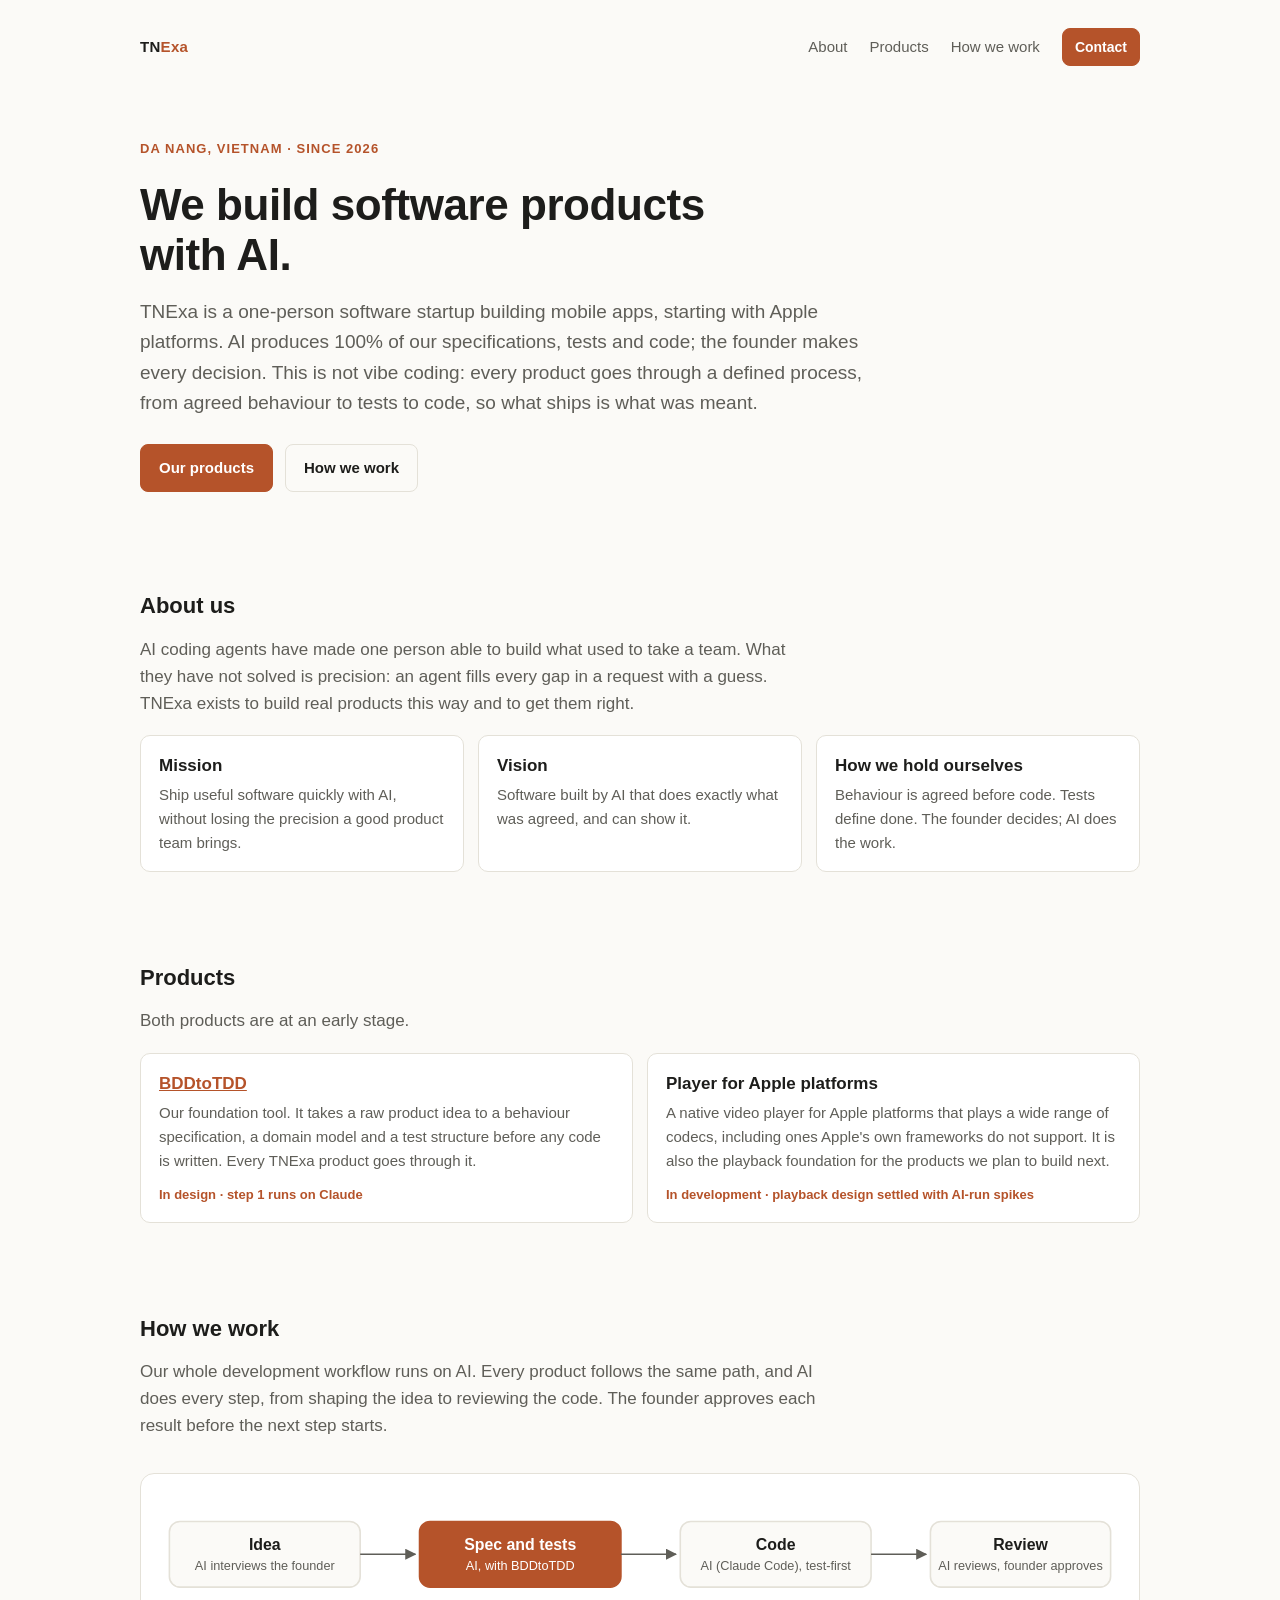
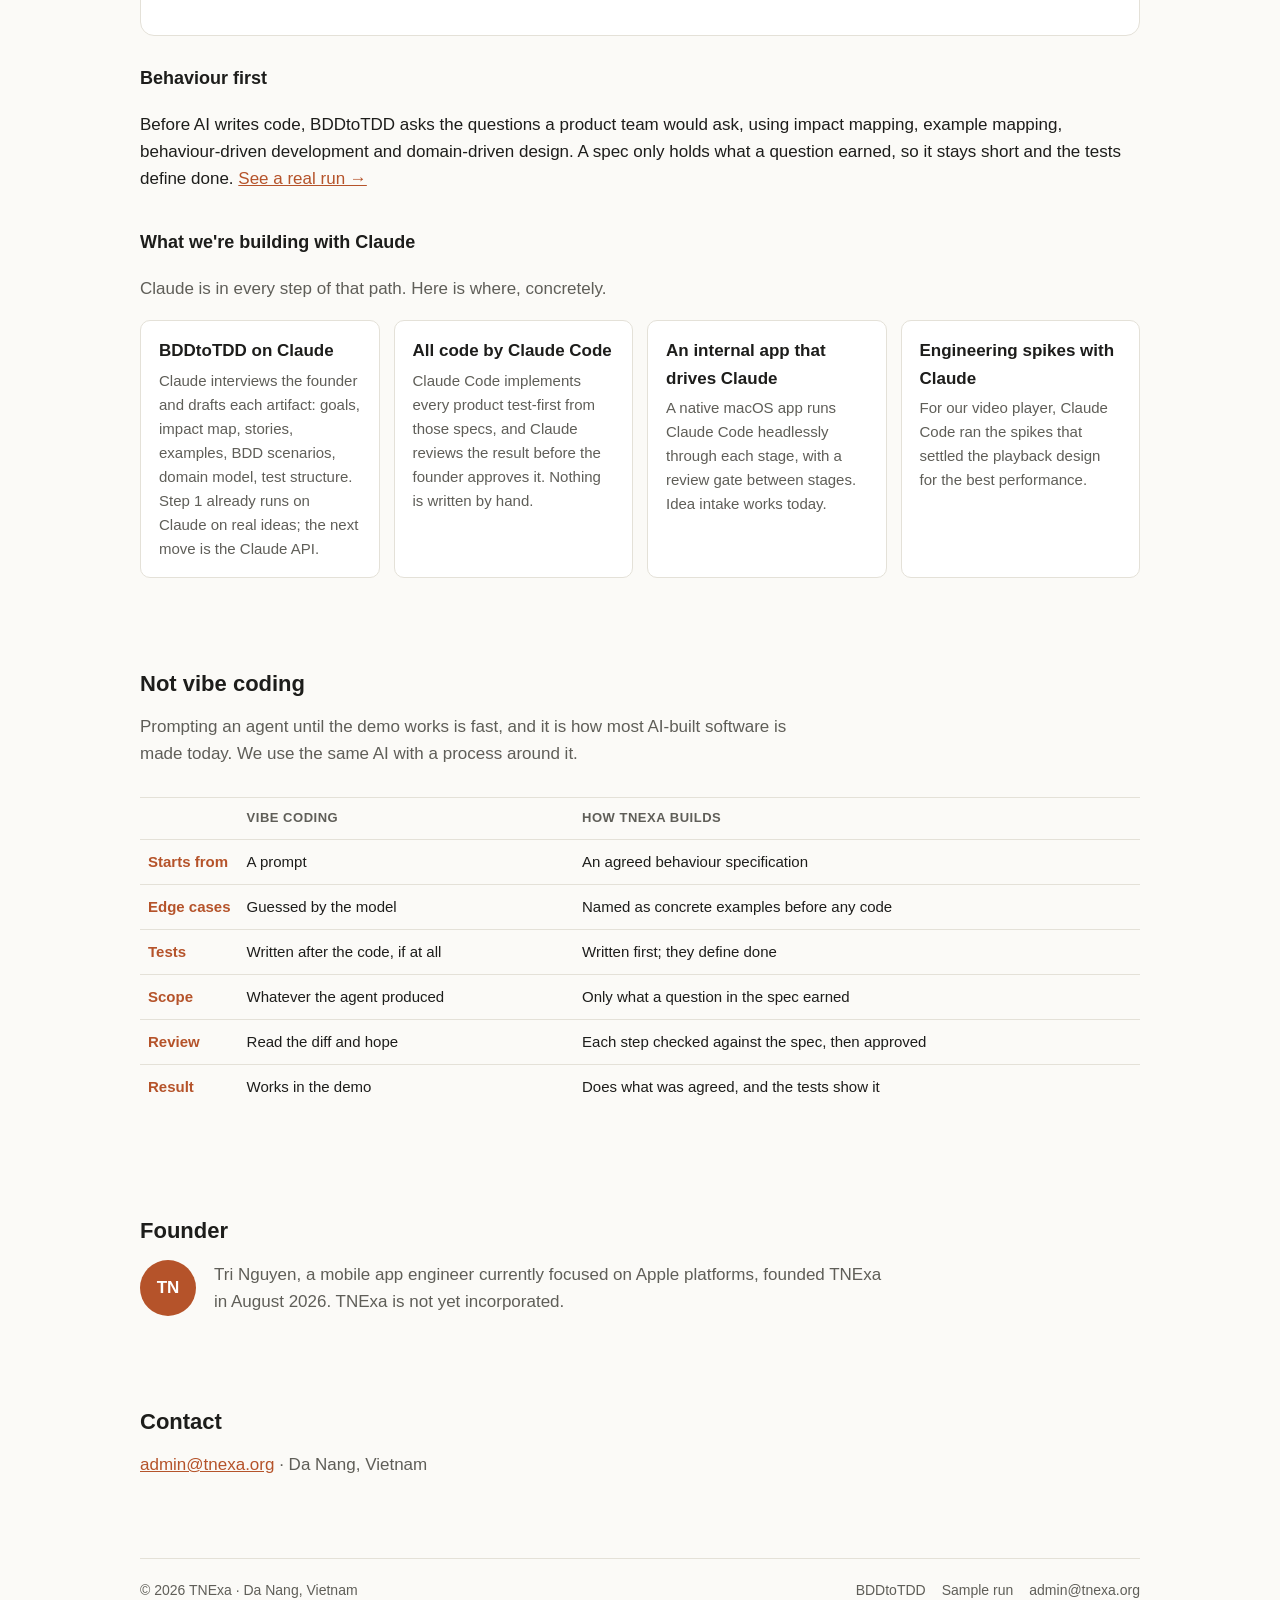
<file: index.html>
<!doctype html>
<html lang="en">
<head>
<meta charset="utf-8">
<meta name="viewport" content="width=device-width, initial-scale=1">
<title>TNExa — software products built with AI</title>
<meta name="description" content="TNExa is a one-person software startup in Da Nang, Vietnam, building mobile apps for Apple platforms. We build software products with AI: AI produces the specifications, tests and code, and the founder makes the decisions.">
<link rel="icon" href="/favicon.svg" type="image/svg+xml">
<link rel="stylesheet" href="/style.css">
<style>
  .d-box { fill: var(--bg); stroke: var(--line); stroke-width: 1.5; }
  .d-box.accent { fill: var(--accent); stroke: var(--accent); }
  .d-title { fill: var(--fg); font-size: 15px; font-weight: 600; }
  .d-sub { fill: var(--muted); font-size: 12px; }
  .on-accent { fill: #fff; }
  .d-arrow { stroke: var(--muted); stroke-width: 1.5; fill: none; }
  .d-head { fill: var(--muted); }
  .diagram svg { min-width: 640px; }
  .values { display: grid; grid-template-columns: repeat(auto-fit, minmax(220px, 1fr)); gap: 14px; margin-top: 18px; }
  .founder { display: flex; gap: 18px; align-items: center; }
  .avatar { width: 56px; height: 56px; border-radius: 50%; background: var(--accent); color: #fff; display: grid; place-items: center; font-weight: 700; flex: none; }
</style>
</head>
<body>
<div class="wrap wide">
  <header>
    <a class="logo" href="/" style="color:inherit;text-decoration:none">TN<span>Exa</span></a>
    <nav class="top">
      <a href="#about">About</a>
      <a href="#products">Products</a>
      <a href="#how">How we work</a>
      <a class="btn small" href="#contact">Contact</a>
    </nav>
  </header>

  <main>
    <div class="hero">
      <span class="eyebrow">Da Nang, Vietnam · since 2026</span>
      <h1>We build software products with AI.</h1>
      <p class="lead">TNExa is a one-person software startup building mobile apps, starting with Apple platforms. AI
        produces 100% of our specifications, tests and
        code; the founder makes every decision. This is not vibe coding: every product goes through a
        defined process, from agreed behaviour to tests to code, so what ships is what was meant.</p>
      <div class="actions">
        <a class="btn" href="#products">Our products</a>
        <a class="btn ghost" href="#how">How we work</a>
      </div>
    </div>


    <section id="about">
      <h2>About us</h2>
      <p class="section-lead">AI coding agents have made one person able to build what used to take a team.
        What they have not solved is precision: an agent fills every gap in a request with a guess. TNExa
        exists to build real products this way and to get them right.</p>
      <div class="values">
        <div class="card"><b>Mission</b><p>Ship useful software quickly with AI, without losing the precision a good product team brings.</p></div>
        <div class="card"><b>Vision</b><p>Software built by AI that does exactly what was agreed, and can show it.</p></div>
        <div class="card"><b>How we hold ourselves</b><p>Behaviour is agreed before code. Tests define done. The founder decides; AI does the work.</p></div>
      </div>
    </section>

    <section id="products">
      <h2>Products</h2>
      <p class="section-lead">Both products are at an early stage.</p>
      <div class="grid">
        <div class="card">
          <b><a href="/bddtotdd/">BDDtoTDD</a></b>
          <p>Our foundation tool. It takes a raw product idea to a behaviour specification, a domain model and a
            test structure before any code is written. Every TNExa product goes through it.</p>
          <div class="meta">In design · step 1 runs on Claude</div>
        </div>
        <div class="card">
          <b>Player for Apple platforms</b>
          <p>A native video player for Apple platforms that plays a wide range of codecs, including ones Apple's
            own frameworks do not support. It is also the playback foundation for the products we plan to build
            next.</p>
          <div class="meta">In development · playback design settled with AI-run spikes</div>
        </div>
      </div>
    </section>

    <section id="how">
      <h2>How we work</h2>
      <p class="section-lead">Our whole development workflow runs on AI. Every product follows the same path,
        and AI does every step, from shaping the idea to reviewing the code. The founder approves each result
        before the next step starts.</p>
      <div class="diagram" role="img" aria-label="AI does every step: idea intake, specification and tests with BDDtoTDD, code with Claude Code, review. The founder approves each step.">
        <svg viewBox="0 0 900 110" xmlns="http://www.w3.org/2000/svg">
          <defs><marker id="ah" viewBox="0 0 10 10" refX="9" refY="5" markerWidth="7" markerHeight="7" orient="auto"><path d="M0,0 L10,5 L0,10 z" class="d-head"/></marker></defs>
          <rect x="6" y="24" width="180" height="62" rx="10" class="d-box"/>
          <text x="96" y="51" text-anchor="middle" class="d-title">Idea</text>
          <text x="96" y="70" text-anchor="middle" class="d-sub">AI interviews the founder</text>
          <rect x="242" y="24" width="190" height="62" rx="10" class="d-box accent"/>
          <text x="337" y="51" text-anchor="middle" class="d-title on-accent">Spec and tests</text>
          <text x="337" y="70" text-anchor="middle" class="d-sub on-accent">AI, with BDDtoTDD</text>
          <rect x="488" y="24" width="180" height="62" rx="10" class="d-box"/>
          <text x="578" y="51" text-anchor="middle" class="d-title">Code</text>
          <text x="578" y="70" text-anchor="middle" class="d-sub">AI (Claude Code), test-first</text>
          <rect x="724" y="24" width="170" height="62" rx="10" class="d-box"/>
          <text x="809" y="51" text-anchor="middle" class="d-title">Review</text>
          <text x="809" y="70" text-anchor="middle" class="d-sub">AI reviews, founder approves</text>
          <path d="M186,55 L238,55" class="d-arrow" marker-end="url(#ah)"/>
          <path d="M432,55 L484,55" class="d-arrow" marker-end="url(#ah)"/>
          <path d="M668,55 L720,55" class="d-arrow" marker-end="url(#ah)"/>
        </svg>
      </div>
      <div style="margin-top:28px">
        <div>
          <h3 style="font-size:18px">Behaviour first</h3>
          <p>Before AI writes code, BDDtoTDD asks the questions a product team would ask, using impact mapping,
            example mapping, behaviour-driven development and domain-driven design. A spec only holds what a
            question earned, so it stays short and the tests define done. <a href="/sample-run/">See a real run →</a></p>
        </div>
      </div>
      <h3 style="margin-top:36px;font-size:18px">What we're building with Claude</h3>
      <p class="section-lead">Claude is in every step of that path. Here is where, concretely.</p>
      <div class="grid">
        <div class="card"><b>BDDtoTDD on Claude</b><p>Claude interviews the founder and drafts each artifact: goals,
          impact map, stories, examples, BDD scenarios, domain model, test structure. Step 1 already runs on Claude
          on real ideas; the next move is the Claude API.</p></div>
        <div class="card"><b>All code by Claude Code</b><p>Claude Code implements every product test-first from those
          specs, and Claude reviews the result before the founder approves it. Nothing is written by hand.</p></div>
        <div class="card"><b>An internal app that drives Claude</b><p>A native macOS app runs Claude Code headlessly
          through each stage, with a review gate between stages. Idea intake works today.</p></div>
        <div class="card"><b>Engineering spikes with Claude</b><p>For our video player, Claude Code ran the spikes
          that settled the playback design for the best performance.</p></div>
      </div>
    </section>

    <section id="process">
      <h2>Not vibe coding</h2>
      <p class="section-lead">Prompting an agent until the demo works is fast, and it is how most AI-built software
        is made today. We use the same AI with a process around it.</p>
      <div class="table-scroll">
      <table>
        <tr><th></th><th>Vibe coding</th><th>How TNExa builds</th></tr>
        <tr><td class="n">Starts from</td><td>A prompt</td><td>An agreed behaviour specification</td></tr>
        <tr><td class="n">Edge cases</td><td>Guessed by the model</td><td>Named as concrete examples before any code</td></tr>
        <tr><td class="n">Tests</td><td>Written after the code, if at all</td><td>Written first; they define done</td></tr>
        <tr><td class="n">Scope</td><td>Whatever the agent produced</td><td>Only what a question in the spec earned</td></tr>
        <tr><td class="n">Review</td><td>Read the diff and hope</td><td>Each step checked against the spec, then approved</td></tr>
        <tr><td class="n">Result</td><td>Works in the demo</td><td>Does what was agreed, and the tests show it</td></tr>
      </table>
      </div>
    </section>

    <section id="founder">
      <h2>Founder</h2>
      <div class="founder">
        <div class="avatar">TN</div>
        <p class="section-lead" style="margin:0">Tri Nguyen, a mobile app engineer currently focused on Apple platforms,
          founded TNExa in August 2026. TNExa is not yet incorporated.</p>
      </div>
    </section>

    <section id="contact">
      <h2>Contact</h2>
      <p class="section-lead"><a href="mailto:admin@tnexa.org">admin@tnexa.org</a> · Da Nang, Vietnam</p>
    </section>
  </main>

  <footer>
    <div class="cols">
      <span>© 2026 TNExa · Da Nang, Vietnam</span>
      <span><a href="/bddtotdd/">BDDtoTDD</a><a href="/sample-run/">Sample run</a><a href="mailto:admin@tnexa.org">admin@tnexa.org</a></span>
    </div>
  </footer>
</div>
</body>
</html>
</file>
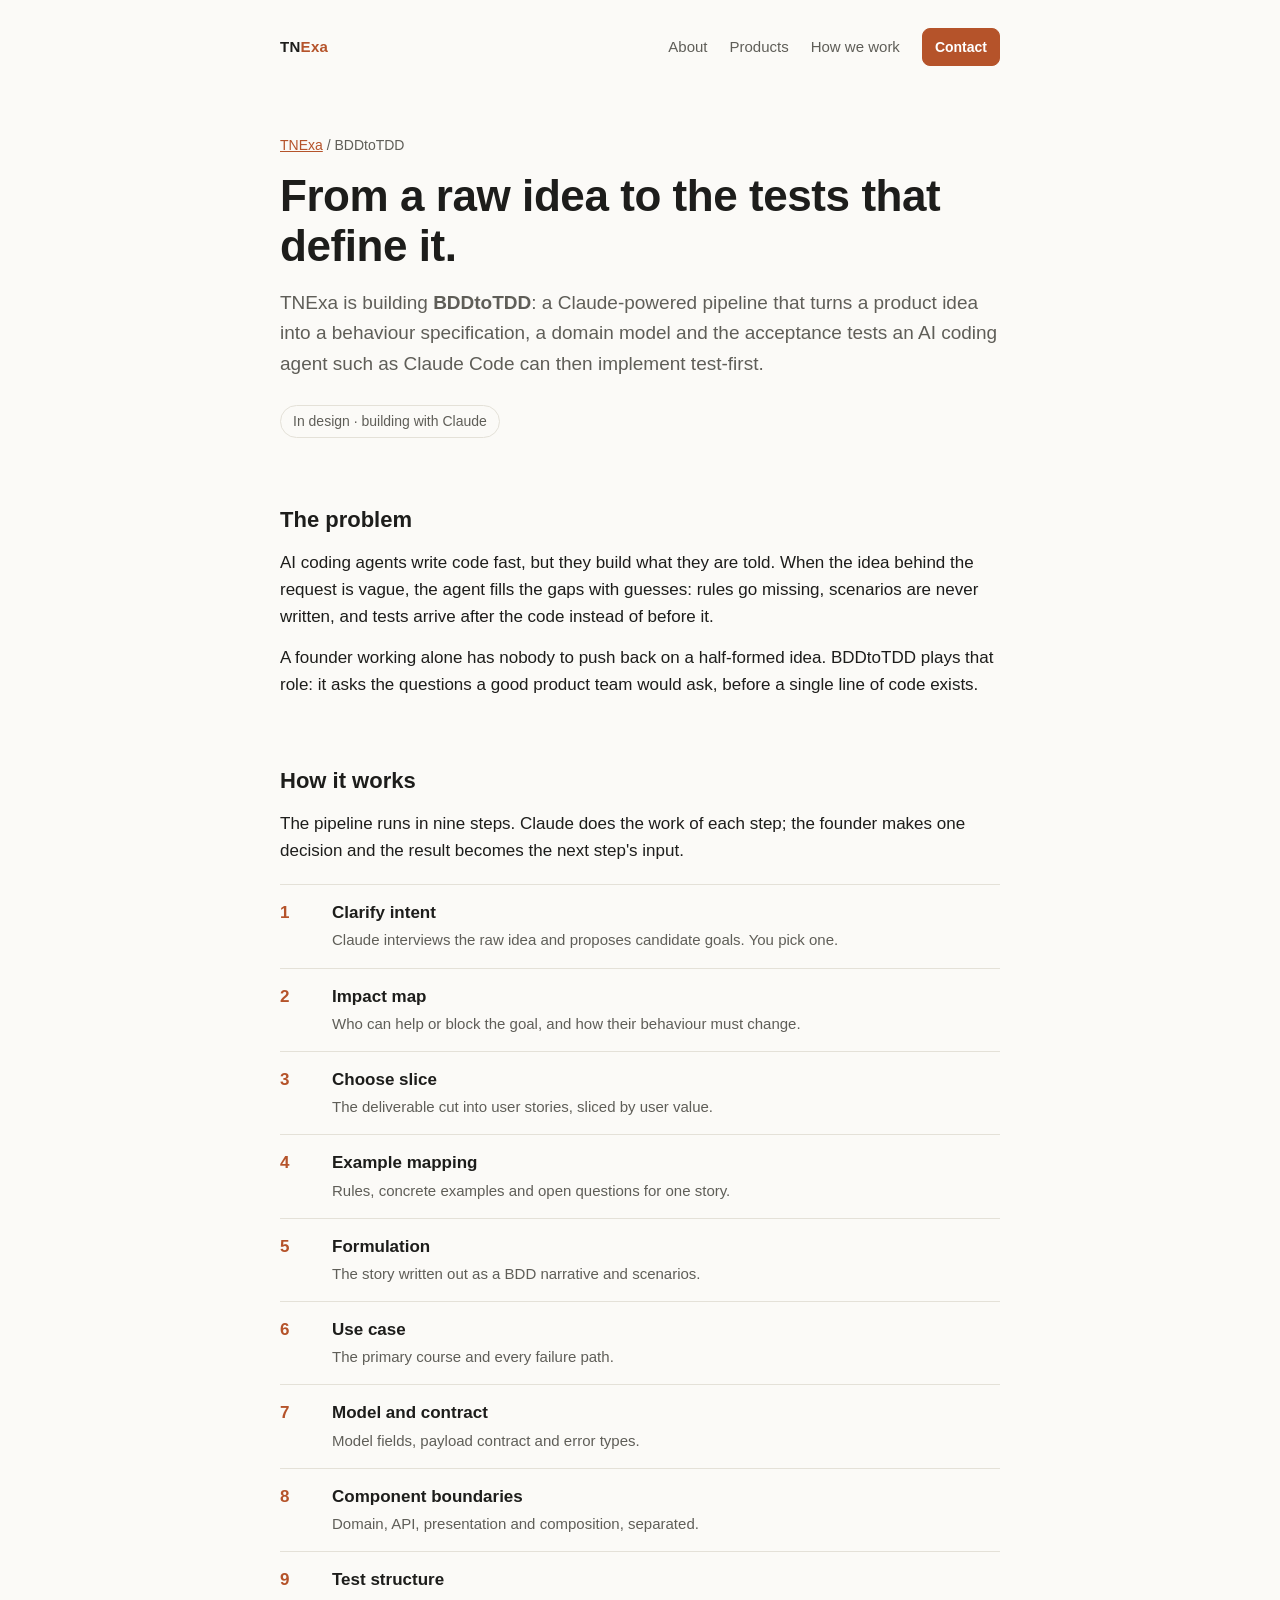
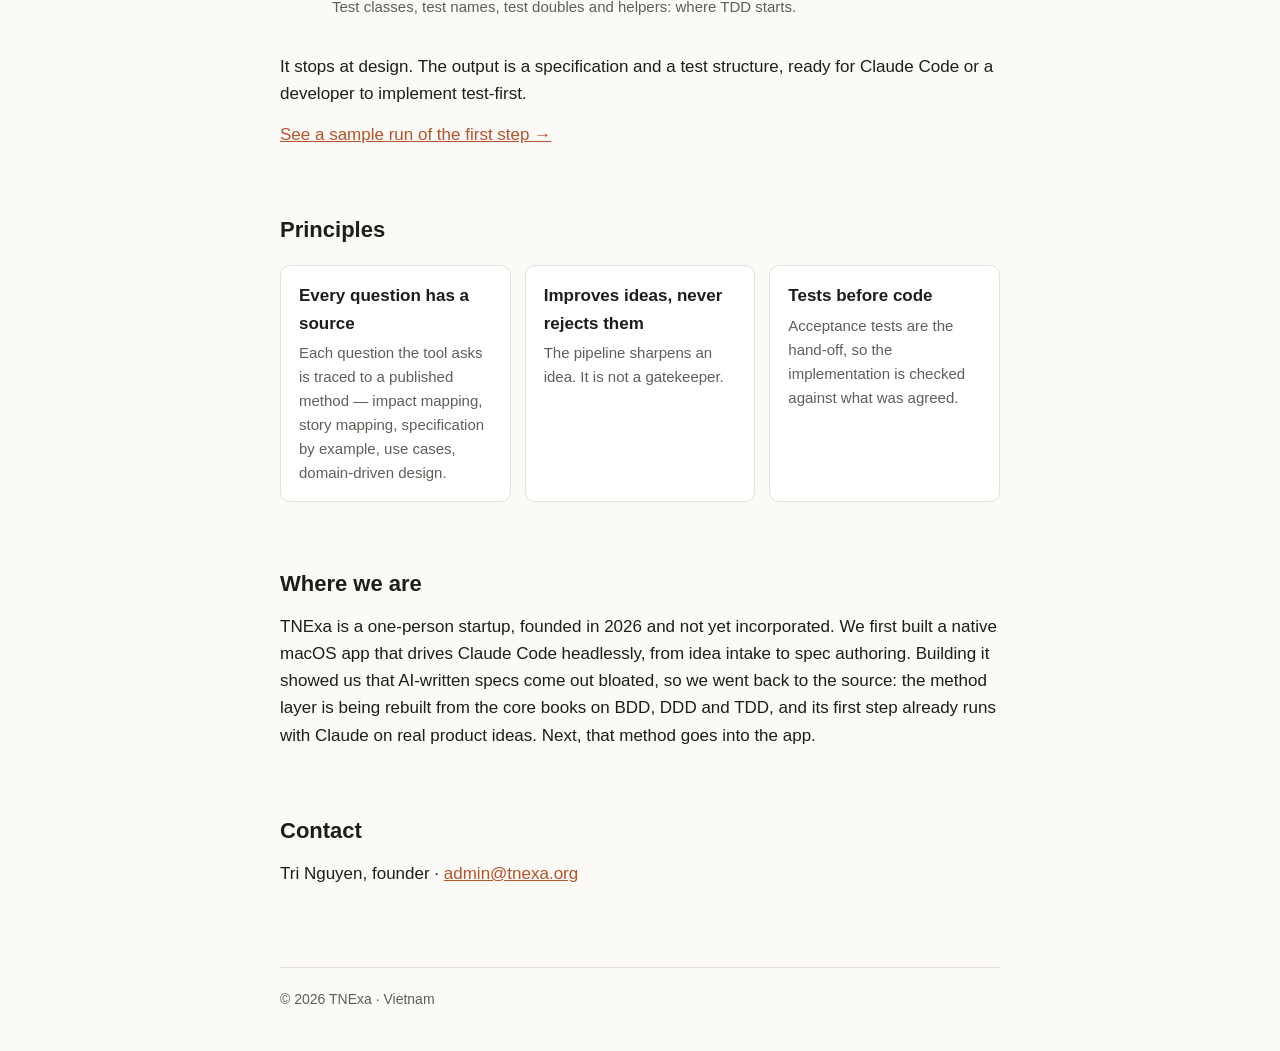
<file: bddtotdd/index.html>
<!doctype html>
<html lang="en">
<head>
<meta charset="utf-8">
<meta name="viewport" content="width=device-width, initial-scale=1">
<title>BDDtoTDD — TNExa</title>
<meta name="description" content="TNExa builds BDDtoTDD: a Claude-powered pipeline that turns a raw product idea into a behaviour specification and the acceptance tests an AI coding agent implements test-first.">
<link rel="icon" href="/favicon.svg" type="image/svg+xml">
<link rel="stylesheet" href="/style.css">
</head>
<body>
<div class="wrap">
  <header>
    <a class="logo" href="/" style="color:inherit;text-decoration:none">TN<span>Exa</span></a>
    <nav class="top">
      <a href="/#about">About</a>
      <a href="/#products">Products</a>
      <a href="/#how">How we work</a>
      <a class="btn small" href="/#contact">Contact</a>
    </nav>
  </header>

  <main>
    <p class="note" style="margin-top:40px"><a href="/">TNExa</a> / BDDtoTDD</p>
    <h1 style="margin-top:8px">From a raw idea to the tests that define it.</h1>
    <p class="lead">TNExa is building <b>BDDtoTDD</b>: a Claude-powered pipeline that turns a product idea into a
      behaviour specification, a domain model and the acceptance tests an AI coding agent such as Claude Code
      can then implement test-first.</p>
    <span class="status">In design · building with Claude</span>

    <h2>The problem</h2>
    <p>AI coding agents write code fast, but they build what they are told. When the idea behind the request
      is vague, the agent fills the gaps with guesses: rules go missing, scenarios are never written, and
      tests arrive after the code instead of before it.</p>
    <p>A founder working alone has nobody to push back on a half-formed idea. BDDtoTDD plays that role: it
      asks the questions a good product team would ask, before a single line of code exists.</p>

    <h2>How it works</h2>
    <p>The pipeline runs in nine steps. Claude does the work of each step; the founder makes one decision and
      the result becomes the next step's input.</p>
    <ol class="stages" id="stages">
      <li data-n="1"><div><b>Clarify intent</b><small>Claude interviews the raw idea and proposes candidate goals. You pick one.</small></div></li>
      <li data-n="2"><div><b>Impact map</b><small>Who can help or block the goal, and how their behaviour must change.</small></div></li>
      <li data-n="3"><div><b>Choose slice</b><small>The deliverable cut into user stories, sliced by user value.</small></div></li>
      <li data-n="4"><div><b>Example mapping</b><small>Rules, concrete examples and open questions for one story.</small></div></li>
      <li data-n="5"><div><b>Formulation</b><small>The story written out as a BDD narrative and scenarios.</small></div></li>
      <li data-n="6"><div><b>Use case</b><small>The primary course and every failure path.</small></div></li>
      <li data-n="7"><div><b>Model and contract</b><small>Model fields, payload contract and error types.</small></div></li>
      <li data-n="8"><div><b>Component boundaries</b><small>Domain, API, presentation and composition, separated.</small></div></li>
      <li data-n="9"><div><b>Test structure</b><small>Test classes, test names, test doubles and helpers: where TDD starts.</small></div></li>
    </ol>
    <p style="margin-top:18px">It stops at design. The output is a specification and a test structure, ready for Claude Code or a
      developer to implement test-first.</p>

    <p><a href="/sample-run/">See a sample run of the first step →</a></p>

    <h2>Principles</h2>
    <div class="grid">
      <div class="card"><b>Every question has a source</b><p>Each question the tool asks is traced to a published method — impact mapping, story mapping, specification by example, use cases, domain-driven design.</p></div>
      <div class="card"><b>Improves ideas, never rejects them</b><p>The pipeline sharpens an idea. It is not a gatekeeper.</p></div>
      <div class="card"><b>Tests before code</b><p>Acceptance tests are the hand-off, so the implementation is checked against what was agreed.</p></div>
    </div>

    <h2>Where we are</h2>
    <p>TNExa is a one-person startup, founded in 2026 and not yet incorporated. We first built a native macOS app that drives
      Claude Code headlessly, from idea intake to spec authoring. Building it showed us that
      AI-written specs come out bloated, so we went back to the source: the method layer is being rebuilt
      from the core books on BDD, DDD and TDD, and its first step already runs with Claude on real product
      ideas. Next, that method goes into the app.</p>

    <h2>Contact</h2>
    <p>Tri Nguyen, founder · <a href="mailto:admin@tnexa.org">admin@tnexa.org</a></p>
  </main>

  <footer>© 2026 TNExa · Vietnam</footer>
</div>
</body>
</html>
</file>
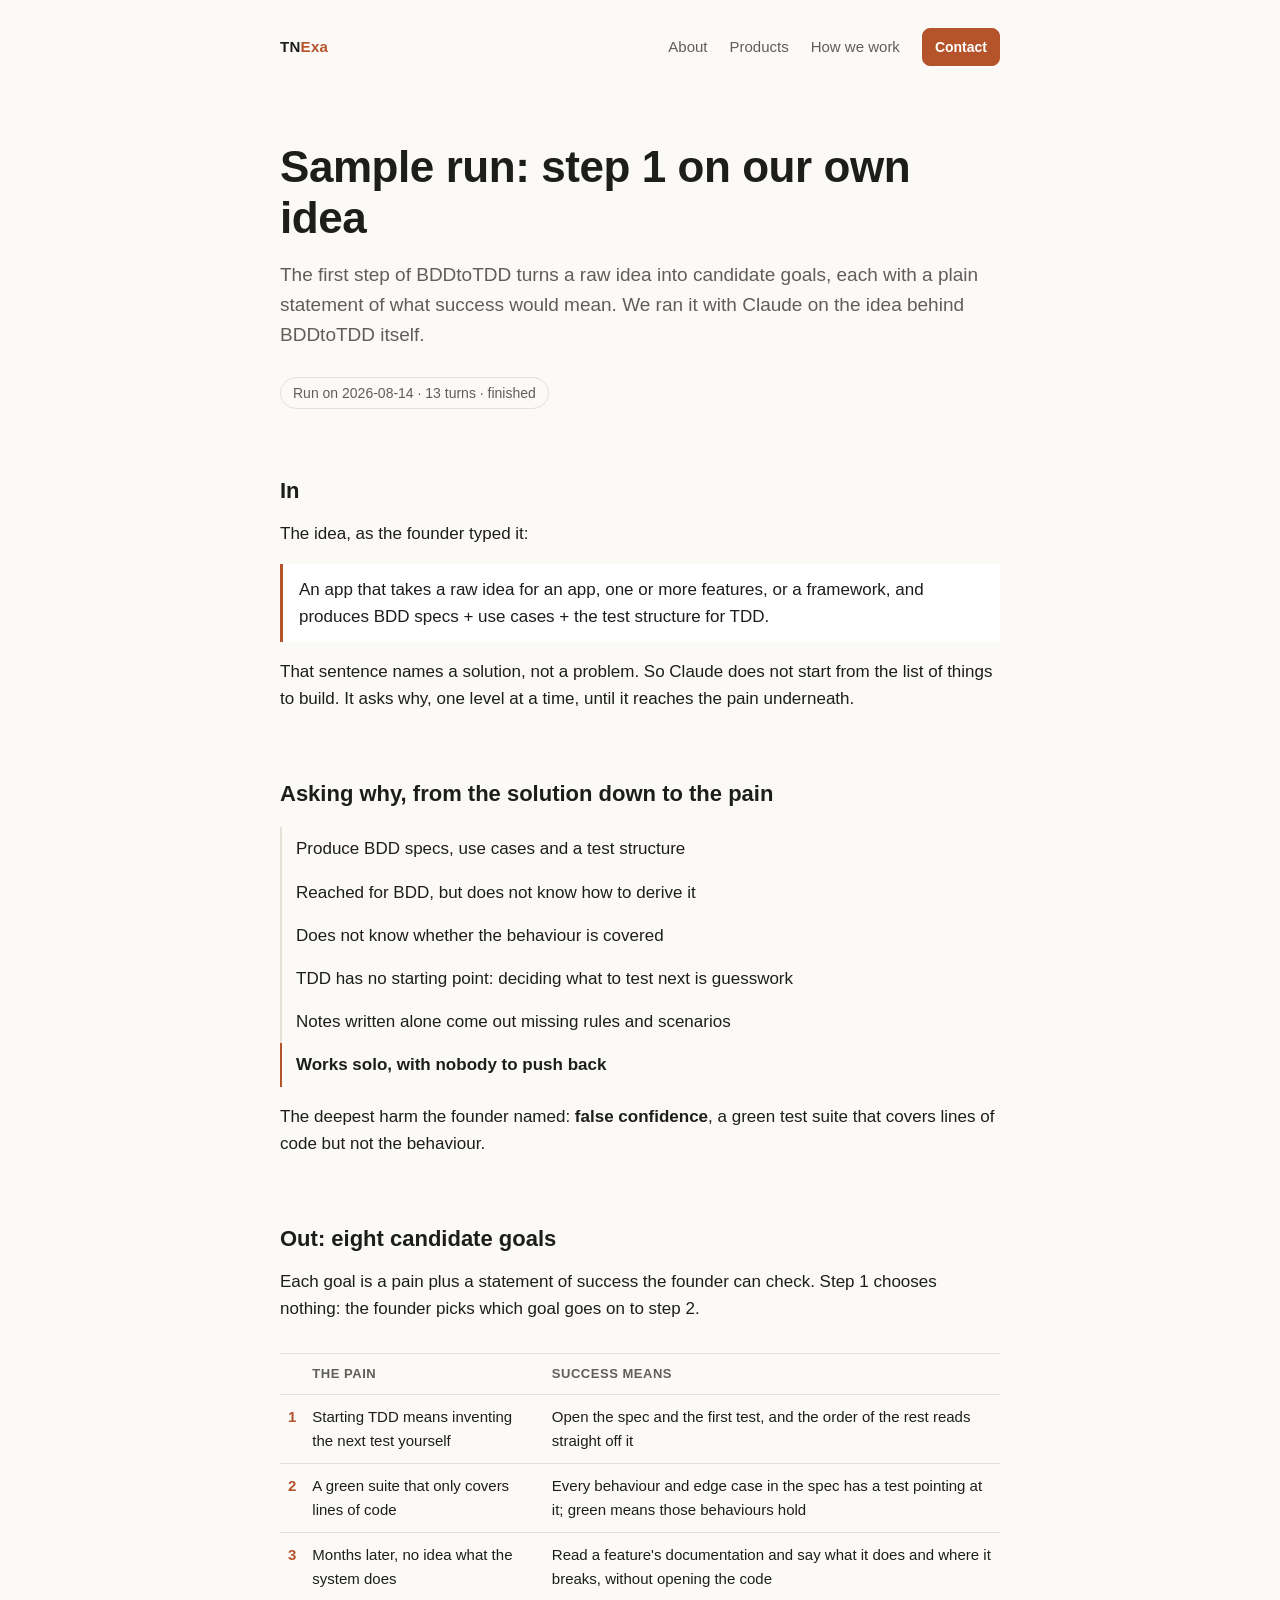
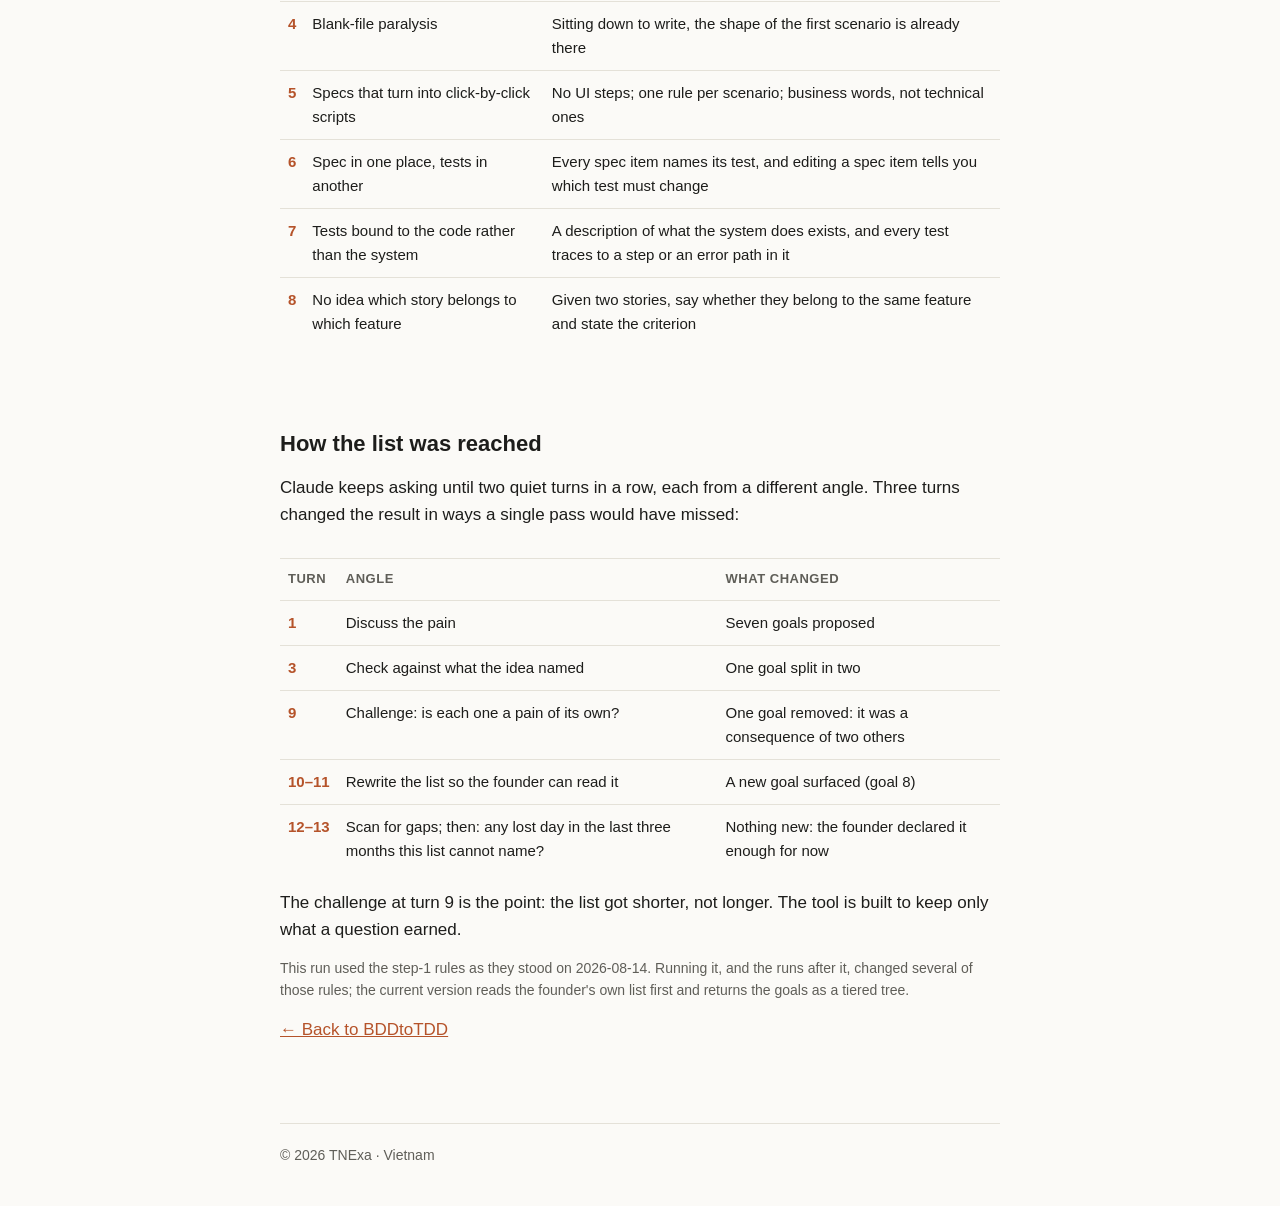
<file: sample-run/index.html>
<!doctype html>
<html lang="en">
<head>
<meta charset="utf-8">
<meta name="viewport" content="width=device-width, initial-scale=1">
<title>Sample run — TNExa</title>
<meta name="description" content="A real run of BDDtoTDD's first step on Claude: one raw idea in, eight candidate goals out.">
<link rel="icon" href="/favicon.svg" type="image/svg+xml">
<link rel="stylesheet" href="/style.css">
</head>
<body>
<div class="wrap">
  <header>
    <a class="logo" href="/" style="color:inherit;text-decoration:none">TN<span>Exa</span></a>
    <nav class="top">
      <a href="/#about">About</a>
      <a href="/#products">Products</a>
      <a href="/#how">How we work</a>
      <a class="btn small" href="/#contact">Contact</a>
    </nav>
  </header>

  <main>
    <h1>Sample run: step 1 on our own idea</h1>
    <p class="lead">The first step of BDDtoTDD turns a raw idea into candidate goals, each with a plain
      statement of what success would mean. We ran it with Claude on the idea behind BDDtoTDD itself.</p>
    <span class="status">Run on 2026-08-14 · 13 turns · finished</span>

    <h2>In</h2>
    <p>The idea, as the founder typed it:</p>
    <blockquote>An app that takes a raw idea for an app, one or more features, or a framework, and produces
      BDD specs + use cases + the test structure for TDD.</blockquote>
    <p>That sentence names a solution, not a problem. So Claude does not start from the list of things to
      build. It asks why, one level at a time, until it reaches the pain underneath.</p>

    <h2>Asking why, from the solution down to the pain</h2>
    <ul class="ladder">
      <li>Produce BDD specs, use cases and a test structure</li>
      <li>Reached for BDD, but does not know how to derive it</li>
      <li>Does not know whether the behaviour is covered</li>
      <li>TDD has no starting point: deciding what to test next is guesswork</li>
      <li>Notes written alone come out missing rules and scenarios</li>
      <li>Works solo, with nobody to push back</li>
    </ul>
    <p>The deepest harm the founder named: <b>false confidence</b>, a green test suite that covers lines of
      code but not the behaviour.</p>

    <h2>Out: eight candidate goals</h2>
    <p>Each goal is a pain plus a statement of success the founder can check. Step 1 chooses nothing: the
      founder picks which goal goes on to step 2.</p>
    <div class="table-scroll">
    <table>
      <tr><th></th><th>The pain</th><th>Success means</th></tr>
      <tr><td class="n">1</td><td>Starting TDD means inventing the next test yourself</td><td>Open the spec and the first test, and the order of the rest reads straight off it</td></tr>
      <tr><td class="n">2</td><td>A green suite that only covers lines of code</td><td>Every behaviour and edge case in the spec has a test pointing at it; green means those behaviours hold</td></tr>
      <tr><td class="n">3</td><td>Months later, no idea what the system does</td><td>Read a feature's documentation and say what it does and where it breaks, without opening the code</td></tr>
      <tr><td class="n">4</td><td>Blank-file paralysis</td><td>Sitting down to write, the shape of the first scenario is already there</td></tr>
      <tr><td class="n">5</td><td>Specs that turn into click-by-click scripts</td><td>No UI steps; one rule per scenario; business words, not technical ones</td></tr>
      <tr><td class="n">6</td><td>Spec in one place, tests in another</td><td>Every spec item names its test, and editing a spec item tells you which test must change</td></tr>
      <tr><td class="n">7</td><td>Tests bound to the code rather than the system</td><td>A description of what the system does exists, and every test traces to a step or an error path in it</td></tr>
      <tr><td class="n">8</td><td>No idea which story belongs to which feature</td><td>Given two stories, say whether they belong to the same feature and state the criterion</td></tr>
    </table>
    </div>

    <h2>How the list was reached</h2>
    <p>Claude keeps asking until two quiet turns in a row, each from a different angle. Three turns changed
      the result in ways a single pass would have missed:</p>
    <div class="table-scroll">
    <table>
      <tr><th>Turn</th><th>Angle</th><th>What changed</th></tr>
      <tr><td class="n">1</td><td>Discuss the pain</td><td>Seven goals proposed</td></tr>
      <tr><td class="n">3</td><td>Check against what the idea named</td><td>One goal split in two</td></tr>
      <tr><td class="n">9</td><td>Challenge: is each one a pain of its own?</td><td>One goal removed: it was a consequence of two others</td></tr>
      <tr><td class="n">10–11</td><td>Rewrite the list so the founder can read it</td><td>A new goal surfaced (goal 8)</td></tr>
      <tr><td class="n">12–13</td><td>Scan for gaps; then: any lost day in the last three months this list cannot name?</td><td>Nothing new: the founder declared it enough for now</td></tr>
    </table>
    </div>
    <p>The challenge at turn 9 is the point: the list got shorter, not longer. The tool is built to keep
      only what a question earned.</p>

    <p class="note">This run used the step-1 rules as they stood on 2026-08-14. Running it, and the runs
      after it, changed several of those rules; the current version reads the founder's own list first
      and returns the goals as a tiered tree.</p>

    <p><a href="/bddtotdd/">← Back to BDDtoTDD</a></p>
  </main>

  <footer>© 2026 TNExa · Vietnam</footer>
</div>
</body>
</html>
</file>
<file: style.css>
:root {
  --bg: #fbfaf7; --fg: #1d1d1b; --muted: #5f5e58; --line: #e4e1d8;
  --accent: #b5532a; --card: #ffffff;
}
@media (prefers-color-scheme: dark) {
  :root { --bg: #161614; --fg: #ecebe6; --muted: #a3a29a; --line: #2e2d29; --accent: #e08a5f; --card: #1e1e1b; }
}
* { box-sizing: border-box; }
body {
  margin: 0; background: var(--bg); color: var(--fg);
  font: 17px/1.6 -apple-system, BlinkMacSystemFont, "Segoe UI", Roboto, Helvetica, Arial, sans-serif;
}
.wrap { max-width: 760px; margin: 0 auto; padding: 0 20px; }
header { padding: 28px 0; display: flex; justify-content: space-between; align-items: center; }
.logo { font-weight: 700; letter-spacing: .02em; }
.logo span { color: var(--accent); }
header a { color: var(--muted); text-decoration: none; font-size: 15px; }
h1 { font-size: clamp(30px, 6vw, 44px); line-height: 1.15; margin: 48px 0 16px; letter-spacing: -.01em; }
h2 { font-size: 22px; margin: 64px 0 12px; }
p { margin: 0 0 14px; }
.lead { font-size: 19px; color: var(--muted); max-width: 40em; }
.status {
  display: inline-block; margin-top: 12px; font-size: 14px; color: var(--muted);
  border: 1px solid var(--line); border-radius: 999px; padding: 4px 12px;
}
ol.stages { list-style: none; padding: 0; margin: 20px 0 0; }
ol.stages li {
  display: grid; grid-template-columns: 44px 1fr; gap: 8px;
  padding: 14px 0; border-top: 1px solid var(--line);
}
ol.stages li::before { content: attr(data-n); color: var(--accent); font-weight: 600; }
ol.stages b { display: block; }
ol.stages small { color: var(--muted); font-size: 15px; }
.grid { display: grid; grid-template-columns: repeat(auto-fit, minmax(210px, 1fr)); gap: 14px; margin-top: 18px; }
.card { background: var(--card); border: 1px solid var(--line); border-radius: 10px; padding: 16px 18px; }
.card b { display: block; margin-bottom: 4px; }
.card p { color: var(--muted); font-size: 15px; margin: 0; }
a { color: var(--accent); }
footer { margin: 80px 0 40px; padding-top: 20px; border-top: 1px solid var(--line); color: var(--muted); font-size: 14px; }
table { width: 100%; border-collapse: collapse; margin: 16px 0; font-size: 15px; }
th, td { text-align: left; vertical-align: top; padding: 10px 8px; border-top: 1px solid var(--line); }
th { color: var(--muted); font-weight: 600; font-size: 13px; text-transform: uppercase; letter-spacing: .04em; }
td.n { color: var(--accent); font-weight: 600; white-space: nowrap; width: 1%; }
.table-scroll { overflow-x: auto; }
blockquote { margin: 16px 0; padding: 12px 16px; border-left: 3px solid var(--accent); background: var(--card); color: var(--fg); }
.note { font-size: 14px; color: var(--muted); }
.ladder { list-style: none; padding: 0; margin: 16px 0; }
.ladder li { padding: 8px 0 8px 14px; border-left: 2px solid var(--line); }
.ladder li:last-child { border-left-color: var(--accent); font-weight: 600; }

/* Site chrome */
.wrap.wide { max-width: 1040px; }
nav.top { display: flex; gap: 22px; align-items: center; }
nav.top a { color: var(--muted); text-decoration: none; font-size: 15px; }
nav.top a:hover { color: var(--fg); }
nav.top a.btn { color: #fff; }
.btn {
  display: inline-block; padding: 11px 18px; border-radius: 8px; font-weight: 600; font-size: 15px;
  text-decoration: none; background: var(--accent); color: #fff; border: 1px solid var(--accent);
}
.btn.ghost { background: transparent; color: var(--fg); border-color: var(--line); }
.btn.small { padding: 7px 12px; font-size: 14px; }
.actions { display: flex; gap: 12px; flex-wrap: wrap; margin-top: 26px; }
.hero { padding: 40px 0 8px; }
.hero h1 { max-width: 15em; margin-top: 18px; }
.eyebrow { font-size: 13px; letter-spacing: .08em; text-transform: uppercase; color: var(--accent); font-weight: 600; }
section { margin-top: 88px; }
section > h2 { margin-top: 0; }
.section-lead { color: var(--muted); max-width: 40em; }
.diagram { margin: 34px 0 0; padding: 22px; background: var(--card); border: 1px solid var(--line); border-radius: 14px; overflow-x: auto; }
.diagram svg { display: block; min-width: 760px; width: 100%; height: auto; }
.diagram text { font-family: inherit; }
.two { display: grid; grid-template-columns: 1fr 1fr; gap: 28px; }
.two h3 { font-size: 17px; margin: 0 0 8px; }
.two p { color: var(--muted); font-size: 16px; }
.preview { background: var(--card); border: 1px solid var(--line); border-radius: 14px; padding: 20px 22px; }
.preview .tag { font-size: 12px; color: var(--muted); text-transform: uppercase; letter-spacing: .06em; }
.preview .goal { padding: 12px 0; border-top: 1px solid var(--line); }
.preview .goal:first-of-type { border-top: 0; }
.preview .goal b { display: block; font-size: 15px; }
.preview .goal span { color: var(--muted); font-size: 14px; }
.card .meta { margin-top: 12px; font-size: 13px; color: var(--accent); font-weight: 600; }
.cta-band {
  margin-top: 96px; padding: 34px; border-radius: 16px; background: var(--card); border: 1px solid var(--line);
  display: flex; justify-content: space-between; align-items: center; gap: 20px; flex-wrap: wrap;
}
.cta-band h2 { margin: 0 0 6px; }
.cta-band p { margin: 0; color: var(--muted); }
footer .cols { display: flex; justify-content: space-between; gap: 20px; flex-wrap: wrap; }
footer a { color: var(--muted); margin-left: 16px; text-decoration: none; }
@media (max-width: 720px) {
  .two { grid-template-columns: 1fr; }
  nav.top a:not(.btn) { display: none; }
  section { margin-top: 64px; }
}
</file>
